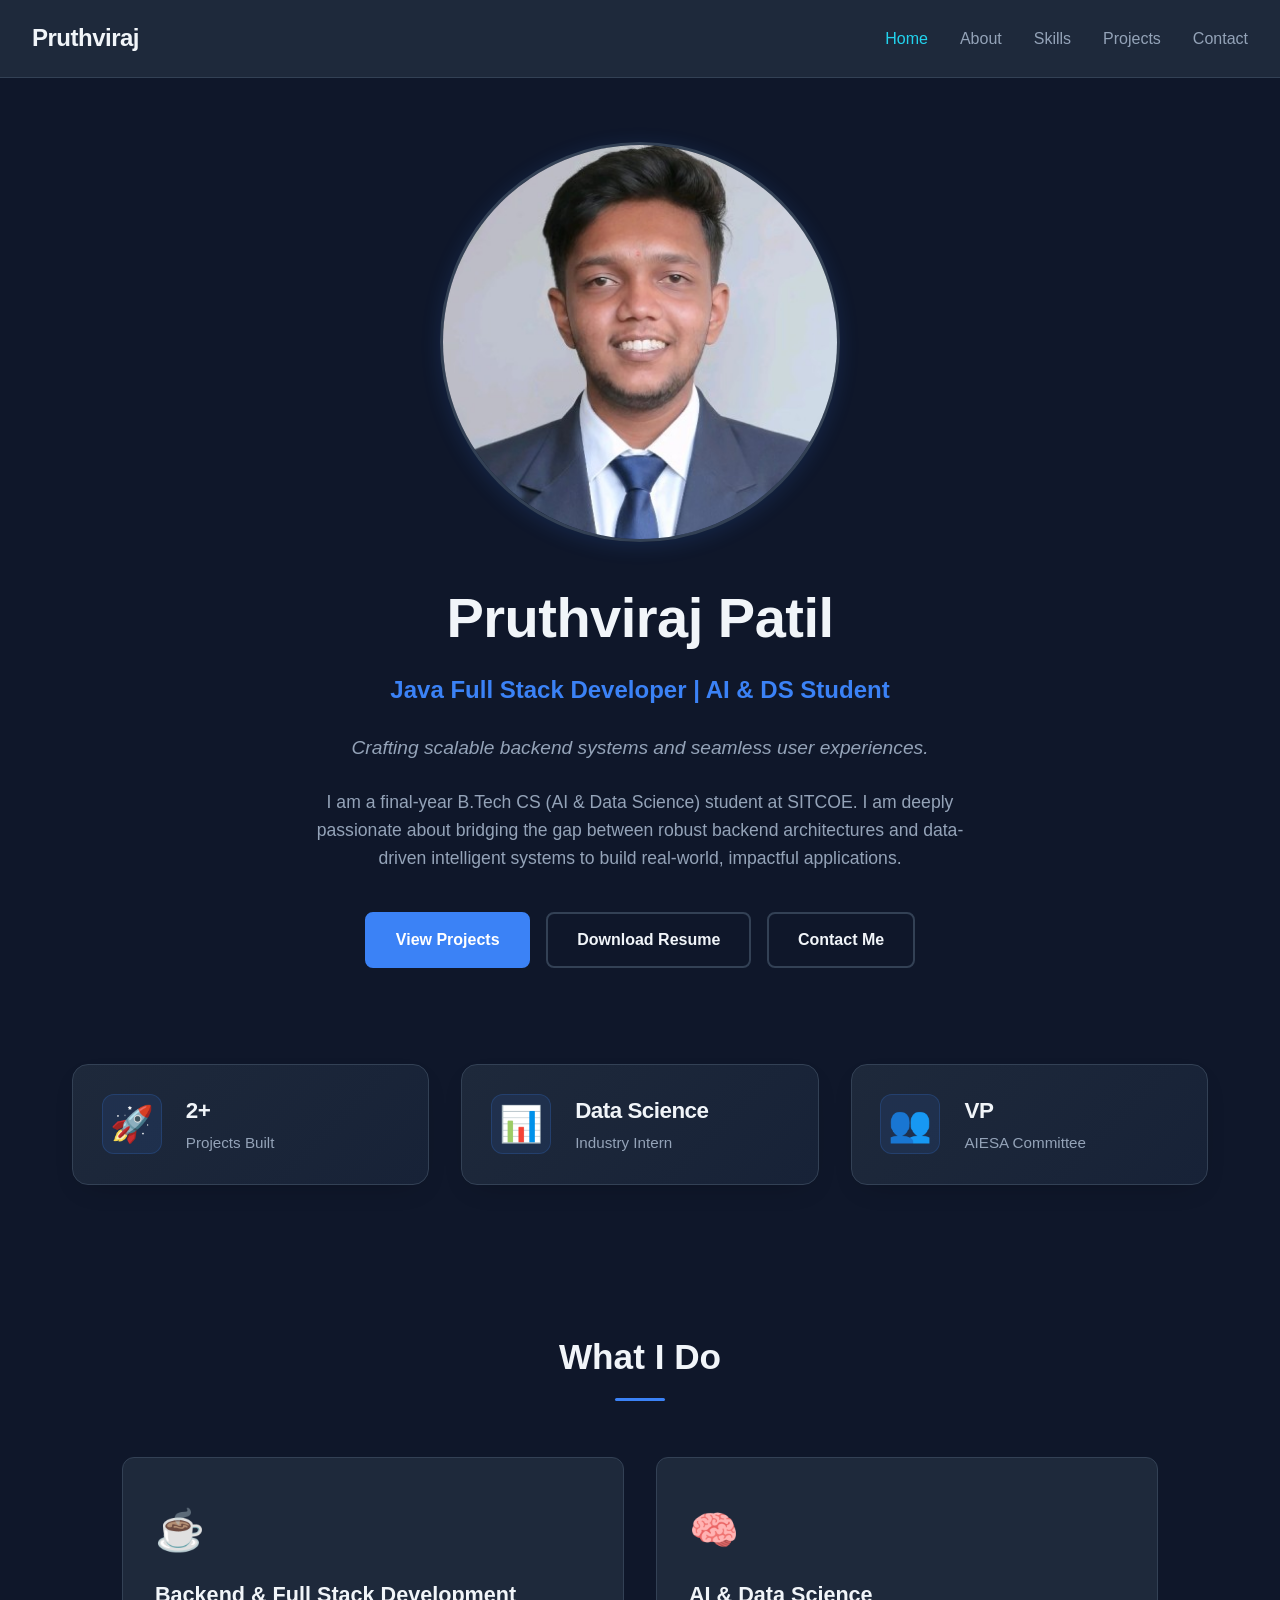
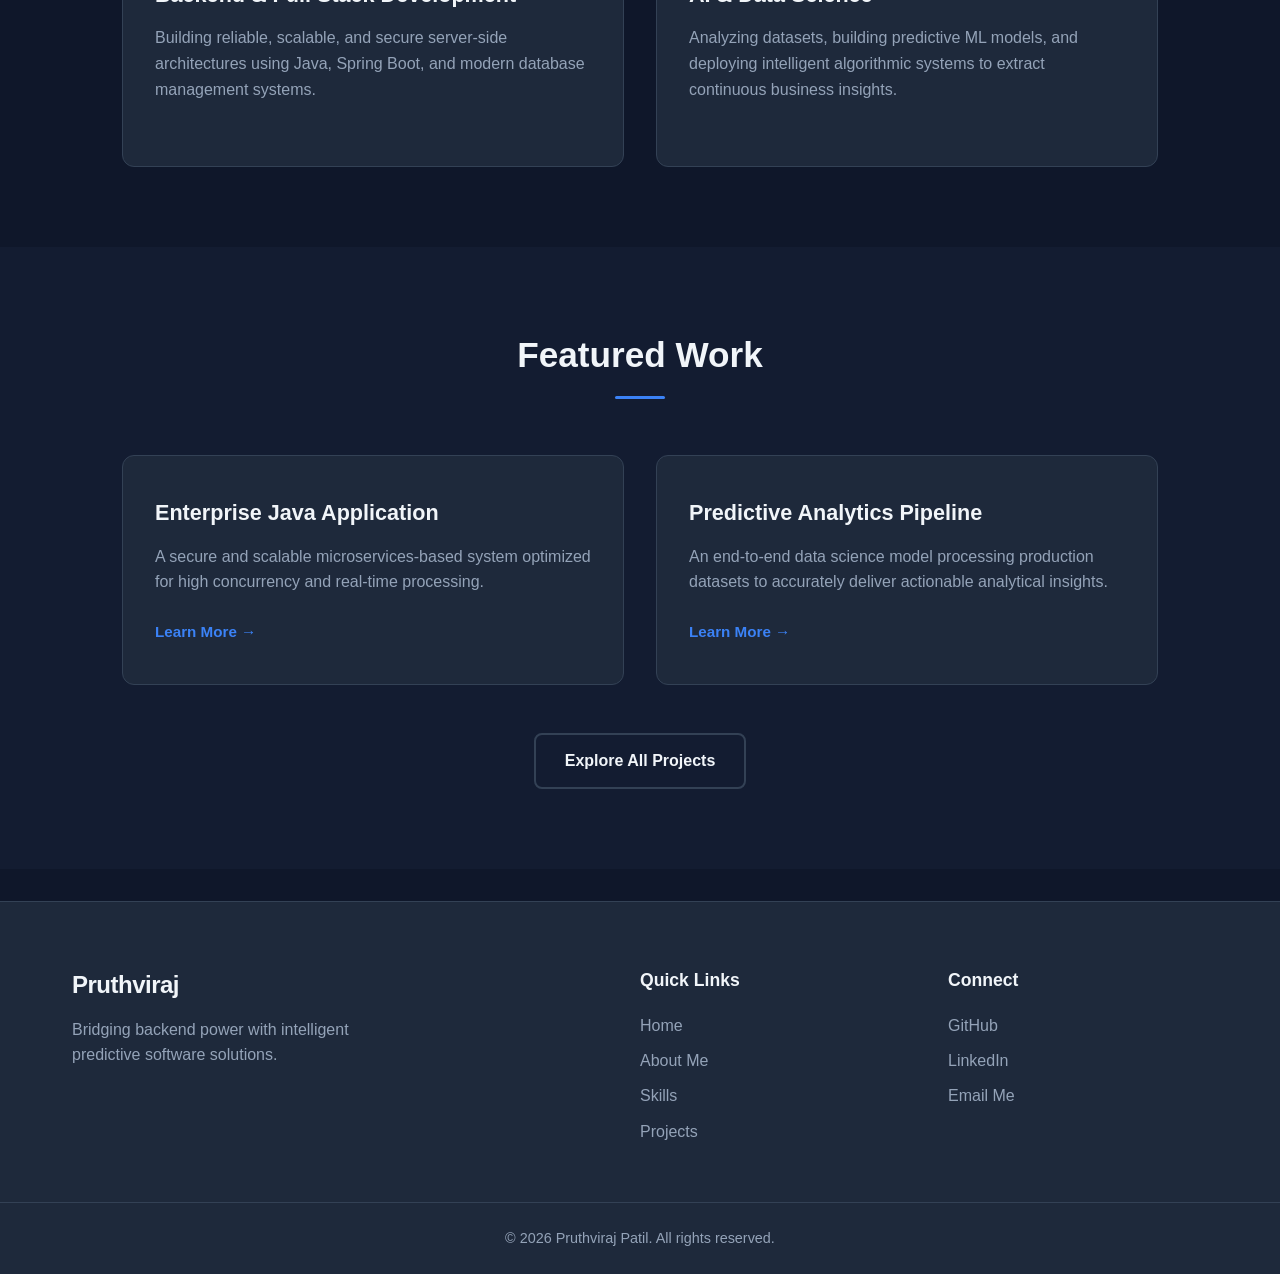
<file: index.html>
<!DOCTYPE html>
<html lang="en">
<head>
    <meta charset="UTF-8">
    <meta name="viewport" content="width=device-width, initial-scale=1.0">
    <title>HOME|Pruthviraj Patil</title>
    
    <link rel="stylesheet" href="css\home.css">
</head>
<body>

    <header>
        <nav class="navbar">
            <div class="logo">Pruthviraj</div>
            <ul class="nav-links">
                <li><a href="index.html" class="active">Home</a></li>
                <li><a href="about.html">About</a></li>
                <li><a href="skills.html">Skills</a></li>
                <li><a href="projects.html">Projects</a></li>
                <li><a href="contact.html">Contact</a></li>
            </ul>
        </nav>
    </header>

    <section class="container hero-container">
        <div class="Hero-Section">
            <img src="images/photo.jpg" alt="Pruthviraj Patil" class="profile-img">
            <h1>Pruthviraj Patil</h1>
            <h2>Java Full Stack Developer | AI & DS Student</h2>
            <p class="tagline">Crafting scalable backend systems and seamless user experiences.</p>
            <p class="intro">I am a final-year B.Tech CS (AI & Data Science) student at SITCOE. 
                I am deeply passionate about bridging the gap between robust backend architectures 
                and data-driven intelligent systems to build real-world, impactful applications.
            </p>
            <div class="cta-container">
                <a href="projects.html" class="btn btn-primary">View Projects</a>
                <a href="assets/PruthviPatilResume.pdf" download class="btn btn-secondary">Download Resume</a>
                <a href="contact.html" class="btn btn-secondary">Contact Me</a>
            </div>
        </div>
    </section>

    <section class="metrics-section">
        <div class="metrics-container">
            <div class="metric-card">
                <div class="metric-icon">🚀</div>
                <div class="metric-info">
                    <span class="metric-number">2+</span>
                    <span class="metric-label">Projects Built</span>
                    
                </div>
            </div>
            <div class="metric-card">
                <div class="metric-icon">📊</div>
                <div class="metric-info">
                    <span class="metric-number">Data Science</span>
                    <span class="metric-label">Industry Intern</span>
                </div>
            </div>
            <div class="metric-card">
                <div class="metric-icon">👥</div>
                <div class="metric-info">
                    <span class="metric-number">VP</span>
                    <span class="metric-label">AIESA Committee</span>
                </div>
            </div>
        </div>
    </section>

    <section class="site-section">
        <div class="section-container">
            <h2 class="section-title">What I Do</h2>
            <div class="services-grid">
                <div class="service-card">
                    <div class="service-icon">☕</div>
                    <h3>Backend & Full Stack Development</h3>
                    <p>Building reliable, scalable, and secure server-side architectures using Java, Spring Boot, and modern database management systems.</p>
                </div>
                <div class="service-card">
                    <div class="service-icon">🧠</div>
                    <h3>AI & Data Science</h3>
                    <p>Analyzing datasets, building predictive ML models, and deploying intelligent algorithmic systems to extract continuous business insights.</p>
                </div>
            </div>
        </div>
    </section>

    <section class="site-section alternate-bg">
        <div class="section-container">
            <h2 class="section-title">Featured Work</h2>
            <div class="featured-grid">
                <div class="featured-card">
                    <h3>Enterprise Java Application</h3>
                    <p>A secure and scalable microservices-based system optimized for high concurrency and real-time processing.</p>
                    <a href="projects.html" class="text-link">Learn More &rarr;</a>
                </div>
                <div class="featured-card">
                    <h3>Predictive Analytics Pipeline</h3>
                    <p>An end-to-end data science model processing production datasets to accurately deliver actionable analytical insights.</p>
                    <a href="projects.html" class="text-link">Learn More &rarr;</a>
                </div>
            </div>
            <div style="text-align: center; margin-top: 3rem;">
                <a href="projects.html" class="btn btn-secondary">Explore All Projects</a>
            </div>
        </div>
    </section>

    <footer>
        <div class="footer-top-container">
            <div class="footer-brand">
                <div class="logo">Pruthviraj</div>
                <p>Bridging backend power with intelligent predictive software solutions.</p>
            </div>
            <div class="footer-links-group">
                <h4>Quick Links</h4>
                <ul>
                    <li><a href="index.html">Home</a></li>
                    <li><a href="about.html">About Me</a></li>
                    <li><a href="skills.html">Skills</a></li>
                    <li><a href="projects.html">Projects</a></li>
                </ul>
            </div>
            <div class="footer-links-group">
                <h4>Connect</h4>
                <ul>
                    <li><a href="https://github.com/pruthviraj1709" target="_blank">GitHub</a></li>
                    <li><a href="https://linkedin.com/in/pruthvirajkpatil" target="_blank">LinkedIn</a></li>
                    <li><a href="mailto:pruthvipatil915@gmail.com">Email Me</a></li>
                </ul>
            </div>
        </div>
        <div class="footer-bottom">
            <div class="footer-container">
                <p>&copy; 2026 Pruthviraj Patil. All rights reserved.</p>
            </div>
        </div>
    </footer>

</body>
</html>
</file>
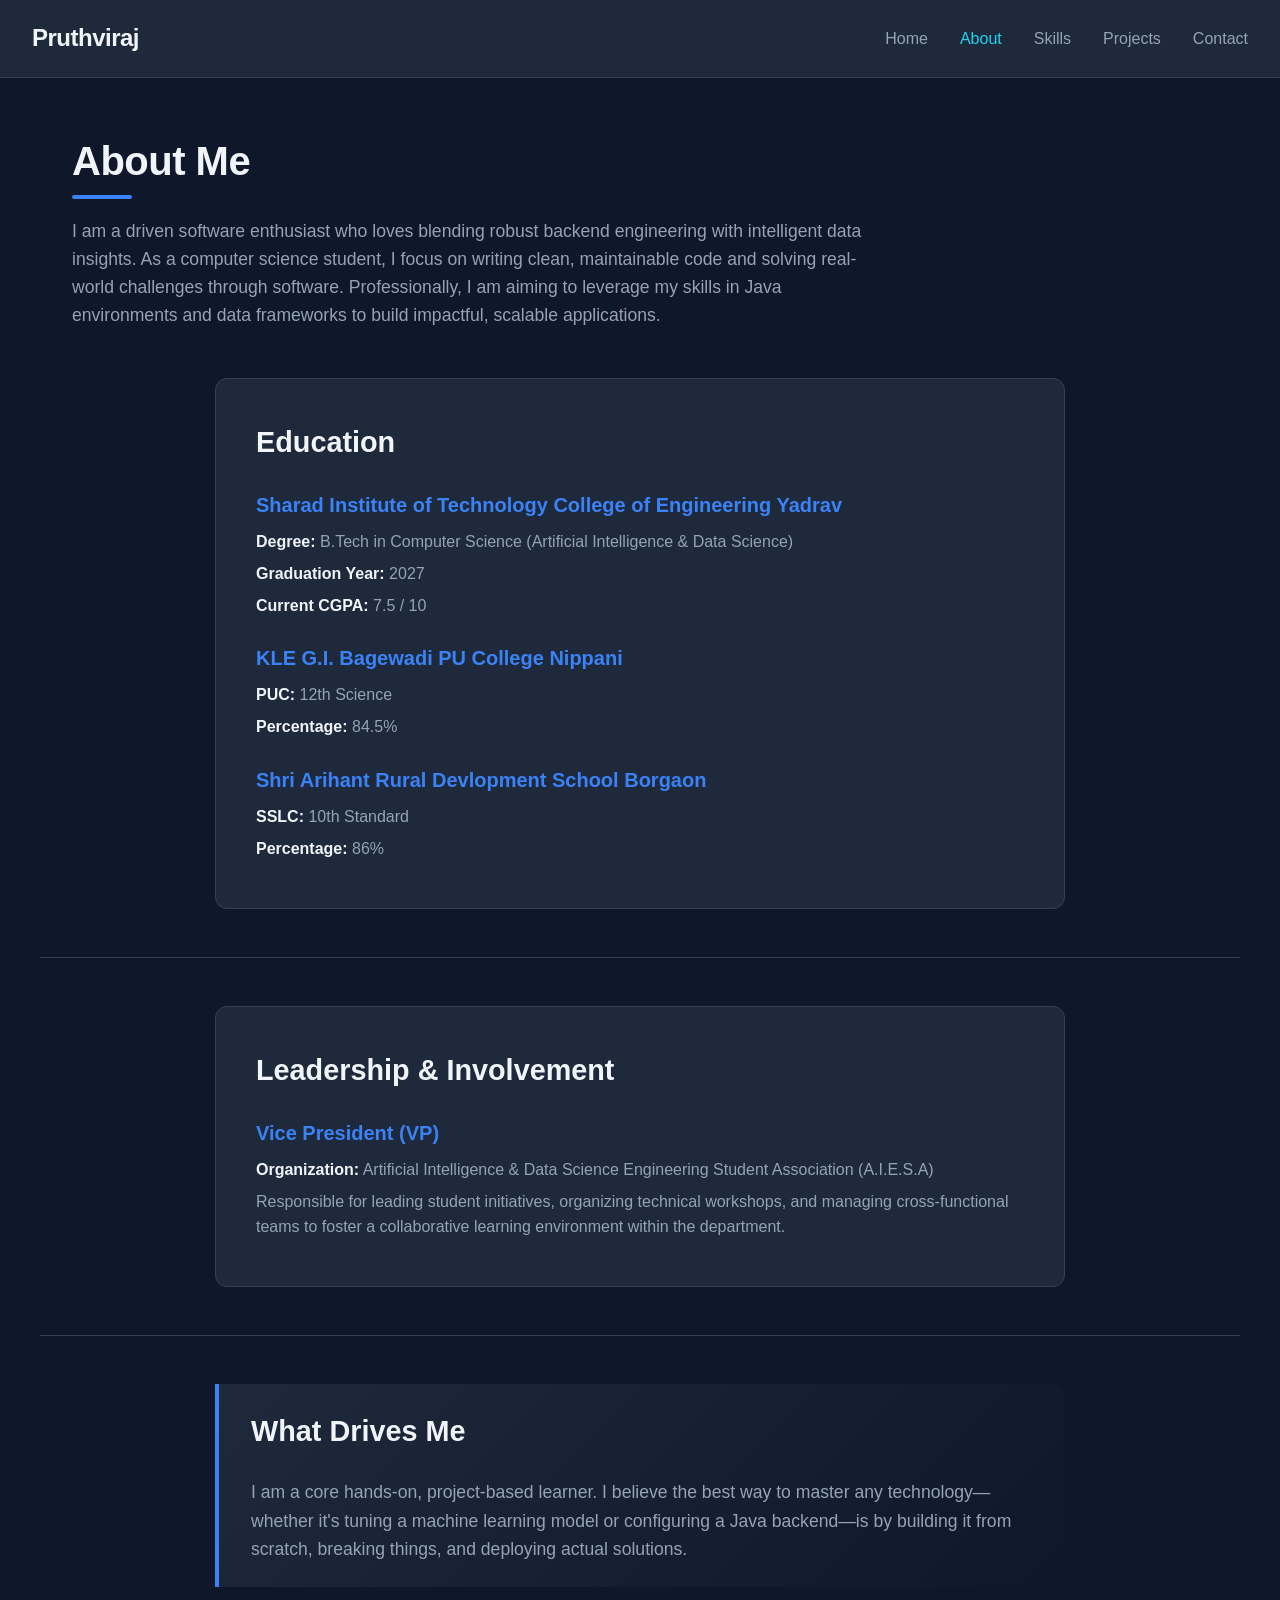
<file: about.html>
<!DOCTYPE html>
<html lang="en">
<head>
    <meta charset="UTF-8">
    <meta name="viewport" content="width=device-width, initial-scale=1.0">
    <title>About Me</title>
    <link rel="stylesheet" href="css\about.css">
    <link rel="stylesheet" href="css\home.css">
</head>
<body>
    <header>
    <nav class="navbar">
        <div class="logo">Pruthviraj</div>
        <ul class="nav-links">
            <li><a href="index.html">Home</a></li>
            <li><a href="about.html" class="active">About</a></li>
            <li><a href="skills.html">Skills</a></li>
            <li><a href="projects.html">Projects</a></li>
            <li><a href="contact.html">Contact</a></li>
        </ul>
    </nav>
</header>
<br>
<br>
    <section id="about">
        <h1>About Me</h1>
        <p>
            I am a driven software enthusiast who loves blending robust backend engineering with intelligent data insights. 
            As a computer science student, I focus on writing clean, maintainable code and solving real-world challenges through software. 
            Professionally, I am aiming to leverage my skills in Java environments and data frameworks to build impactful, scalable applications.
        </p>
    </section>
    <section id="education">
        <h2>Education</h2>
        <h3>Sharad Institute of Technology College of Engineering Yadrav</h3>
        <p><strong>Degree:</strong> B.Tech in Computer Science (Artificial Intelligence & Data Science)</p>
        <p><strong>Graduation Year:</strong> 2027</p>
        <p><strong>Current CGPA:</strong> 7.5 / 10</p>

        <h3>KLE G.I. Bagewadi PU College Nippani</h3>
        <p><strong>PUC:</strong>  12th Science</p>
        <p><strong>Percentage:</strong> 84.5%</p>

        <h3>Shri Arihant Rural Devlopment School Borgaon</h3>
        <p><strong>SSLC:</strong> 10th Standard</p>
        <p><strong>Percentage:</strong> 86%</p>
    </section>

    <hr>
    
    <section id="leadership">
        <h2>Leadership & Involvement</h2>
        <h3>Vice President (VP)</h3>
        <p><strong>Organization:</strong> Artificial Intelligence & Data Science Engineering Student Association (A.I.E.S.A)</p>
        <p>
            Responsible for leading student initiatives, organizing technical workshops, and managing cross-functional teams to foster a collaborative learning environment within the department.
        </p>
    </section>

    <hr>

    <section id="motivation">
        <h2>What Drives Me</h2>
        <p>
            I am a core hands-on, project-based learner. I believe the best way to master any technology—whether it's tuning a machine learning model or configuring a Java backend—is by building it from scratch, breaking things, and deploying actual solutions.
        </p>
    </section>

    
</body>
</html>
</file>
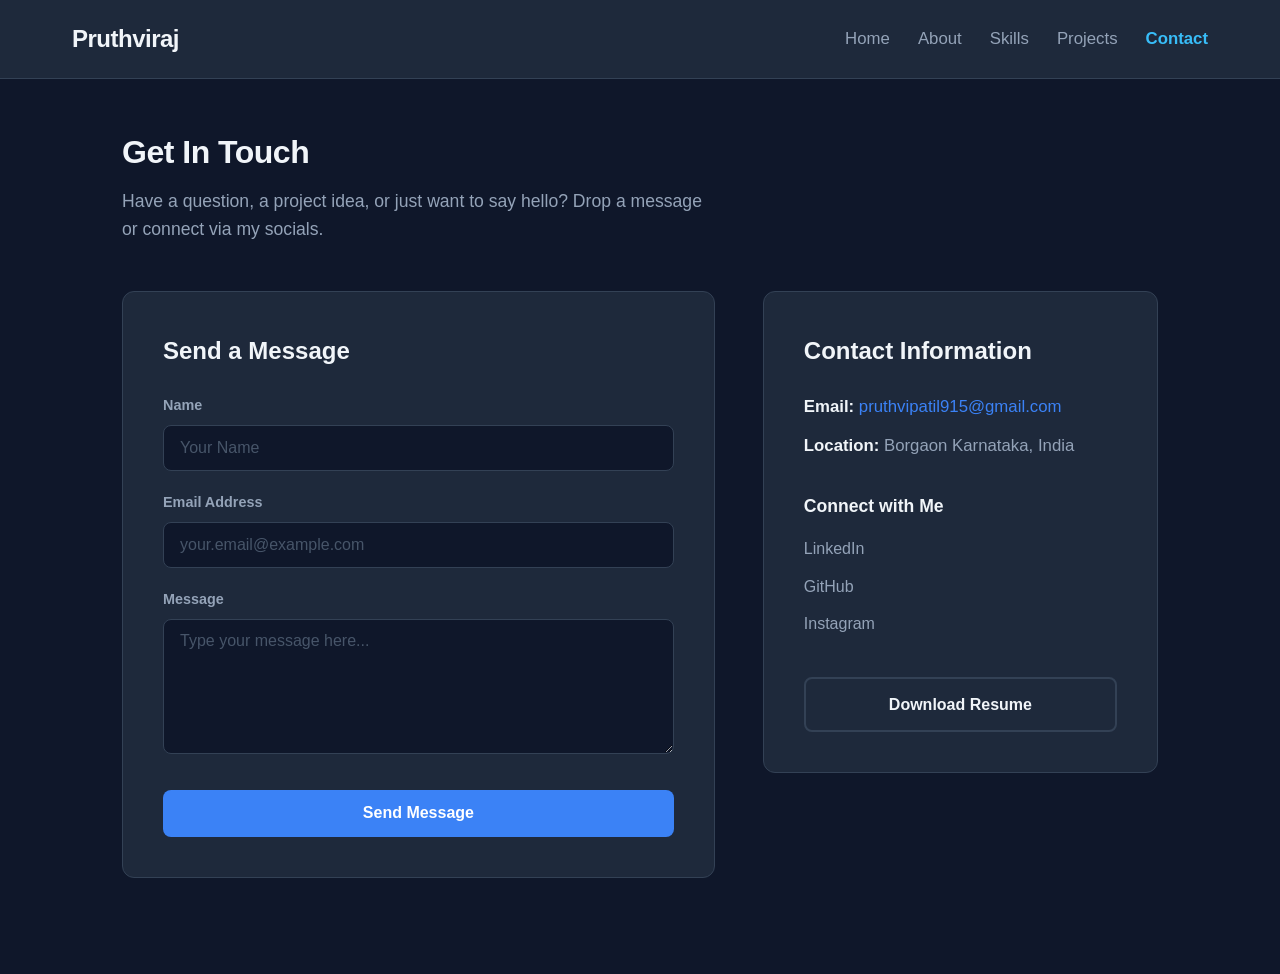
<file: contact.html>
<!DOCTYPE html>
<html lang="en">
<head>
    <meta charset="UTF-8">
    <meta name="viewport" content="width=device-width, initial-scale=1.0">
    <title>Contact Me</title>
    <link rel="stylesheet" href="css\contact.css">
    <link rel="stylesheet" href="css\home.css">
</head>
<body>
    <header class="global-navbar">
    <div class="navbar-container">
        <div class="navbar-brand">Pruthviraj</div>
        <nav class="navbar-links">
            <a href="index.html" class="nav-item">Home</a>
            <a href="about.html" class="nav-item">About</a>
            <a href="skills.html" class="nav-item">Skills</a>
            <a href="projects.html" class="nav-item">Projects</a>
            <a href="contact.html" class="nav-item active">Contact</a> </nav>
    </div>
</header>

    <main id="contact-container">
        <h1 class="page-title">Get In Touch</h1>
        <p class="page-description">Have a question, a project idea, or just want to say hello? Drop a message or connect via my socials.</p>

        <div class="contact-wrapper">
            
            <section class="contact-form-section">
                <h2>Send a Message</h2>
                <form id="contact-form" action="#" method="POST">
                    <div class="form-group">
                        <label for="name">Name</label>
                        <input type="text" id="name" name="name" placeholder="Your Name" required>
                    </div>

                    <div class="form-group">
                        <label for="email">Email Address</label>
                        <input type="email" id="email" name="email" placeholder="your.email@example.com" required>
                    </div>

                    <div class="form-group">
                        <label for="message">Message</label>
                        <textarea id="message" name="message" rows="6" placeholder="Type your message here..." required></textarea>
                    </div>

                    <button type="submit" class="submit-btn">Send Message</button>
                </form>
            </section>

            <section class="contact-info-section">
                <h2>Contact Information</h2>
                
                <div class="info-details">
                    <p class="info-item">
                        <strong>Email:</strong> 
                        <a href="mailto:pruthvipatil915@gmail.com">pruthvipatil915@gmail.com</a>
                        
                    </p>
                    <p class="info-item">
                        <strong>Location:</strong> Borgaon Karnataka, India
                    </p>
                </div>

                <div class="social-links-container">
                    <h3>Connect with Me</h3>
                    <ul class="social-links-list">
                        <li>
                            <a href="https://linkedin.com/in/pruthvirajkpatil" target="_blank" rel="noopener noreferrer" class="social-link">LinkedIn</a>
                        </li>
                        <li>
                            <a href="https://github.com/pruthviraj1709" target="_blank" rel="noopener noreferrer" class="social-link">GitHub</a>
                        </li>
                        <li>
                            <a href="https://instagram.com/pruthvi_1709" target="_blank" rel="noopener noreferrer" class="social-link">Instagram</a>
                        </li>
                    </ul>
                </div>

                <div class="resume-download-container">
                    <a href="assets/PruthviPatilResume.pdf" download class="btn btn-secondary">Download Resume</a>
                </div>
            </section>

        </div>
    </main>

</body>
</html>
</file>
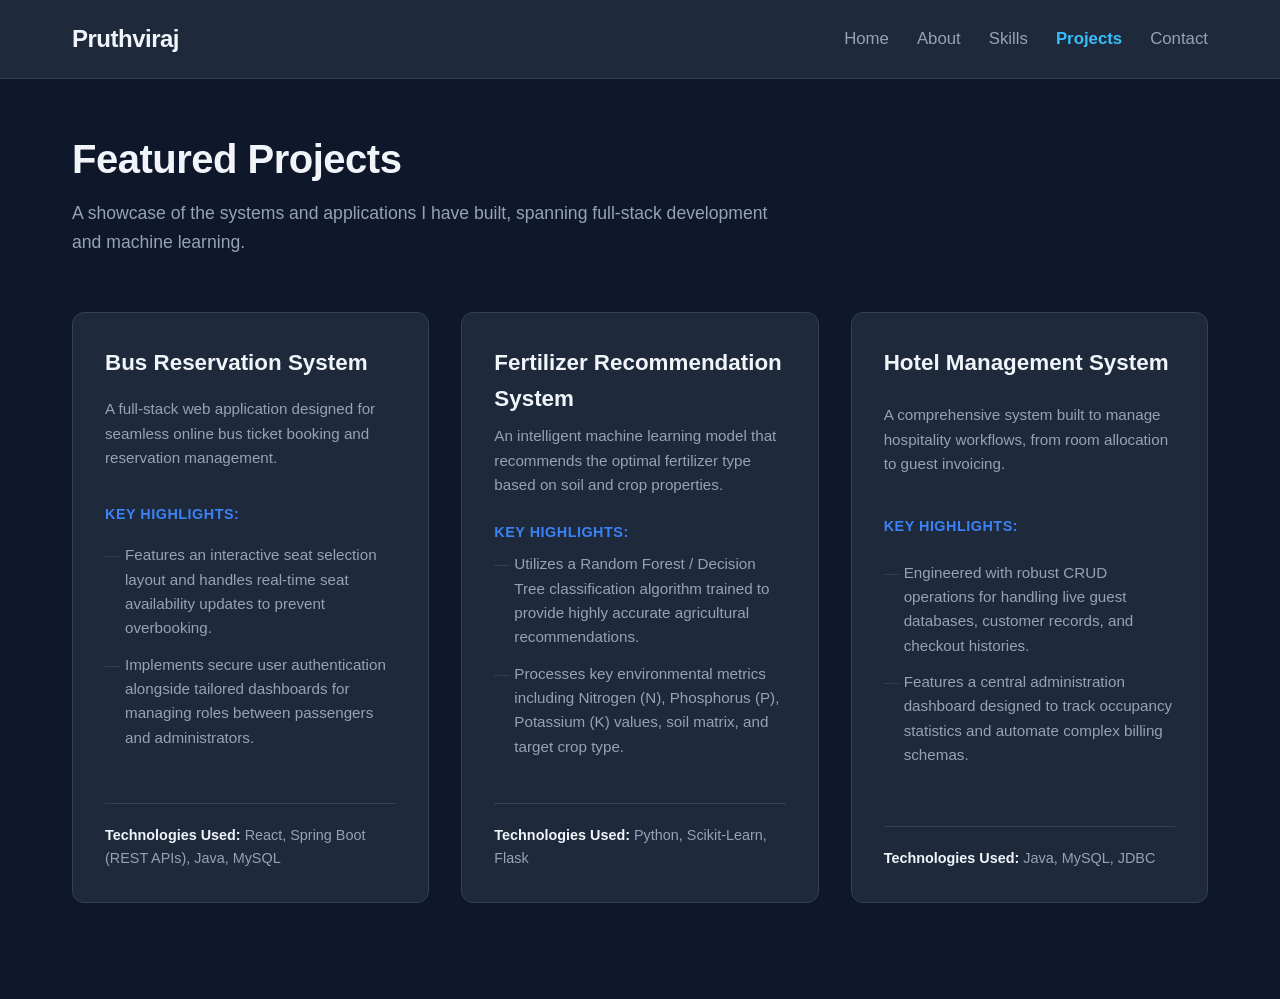
<file: projects.html>
<!DOCTYPE html>
<html lang="en">
<head>
    <meta charset="UTF-8">
    <meta name="viewport" content="width=device-width, initial-scale=1.0">
    <title>My Projects</title>
    <link rel="stylesheet" href="css\projects.css">
    <link rel="stylesheet" href="css\home.css">
</head>
<body>
    <header class="global-navbar">
    <div class="navbar-container">
        <div class="navbar-brand">Pruthviraj</div>
        <nav class="navbar-links">
            <a href="index.html" class="nav-item">Home</a>
            <a href="about.html" class="nav-item">About</a>
            <a href="skills.html" class="nav-item">Skills</a>
            <a href="projects.html" class="nav-item active">Projects</a> <a href="contact.html" class="nav-item">Contact</a>
        </nav>
    </div>
</header>

    <main id="projects-container">
        <h1 class="page-title">Featured Projects</h1>
        <p class="page-description">A showcase of the systems and applications I have built, spanning full-stack development and machine learning.</p>

        <div class="projects-grid">
            
            <article class="project-card" id="project-bus-reservation">
                <h2 class="project-title">Bus Reservation System</h2>
                <p class="project-tagline">A full-stack web application designed for seamless online bus ticket booking and reservation management.</p>
                
                <h3 class="section-subtitle">Key Highlights:</h3>
                <ul class="project-highlights">
                    <li>Features an interactive seat selection layout and handles real-time seat availability updates to prevent overbooking.</li>
                    <li>Implements secure user authentication alongside tailored dashboards for managing roles between passengers and administrators.</li>
                </ul>

                <div class="project-tech-stack">
                    <strong>Technologies Used:</strong> React, Spring Boot (REST APIs), Java, MySQL
                </div>
            </article>

            <article class="project-card" id="project-fertilizer-recommendation">
                <h2 class="project-title">Fertilizer Recommendation System</h2>
                <p class="project-tagline">An intelligent machine learning model that recommends the optimal fertilizer type based on soil and crop properties.</p>
                
                <h3 class="section-subtitle">Key Highlights:</h3>
                <ul class="project-highlights">
                    <li>Utilizes a Random Forest / Decision Tree classification algorithm trained to provide highly accurate agricultural recommendations.</li>
                    <li>Processes key environmental metrics including Nitrogen (N), Phosphorus (P), Potassium (K) values, soil matrix, and target crop type.</li>
                </ul>

                <div class="project-tech-stack">
                    <strong>Technologies Used:</strong> Python, Scikit-Learn, Flask
                </div>
            </article>

            <article class="project-card" id="project-hotel-management">
                <h2 class="project-title">Hotel Management System</h2>
                <p class="project-tagline">A comprehensive system built to manage hospitality workflows, from room allocation to guest invoicing.</p>
                
                <h3 class="section-subtitle">Key Highlights:</h3>
                <ul class="project-highlights">
                    <li>Engineered with robust CRUD operations for handling live guest databases, customer records, and checkout histories.</li>
                    <li>Features a central administration dashboard designed to track occupancy statistics and automate complex billing schemas.</li>
                </ul>

                <div class="project-tech-stack">
                    <strong>Technologies Used:</strong> Java, MySQL, JDBC
                </div>
            </article>

        </div>
    </main>

</body>
</html>
</file>
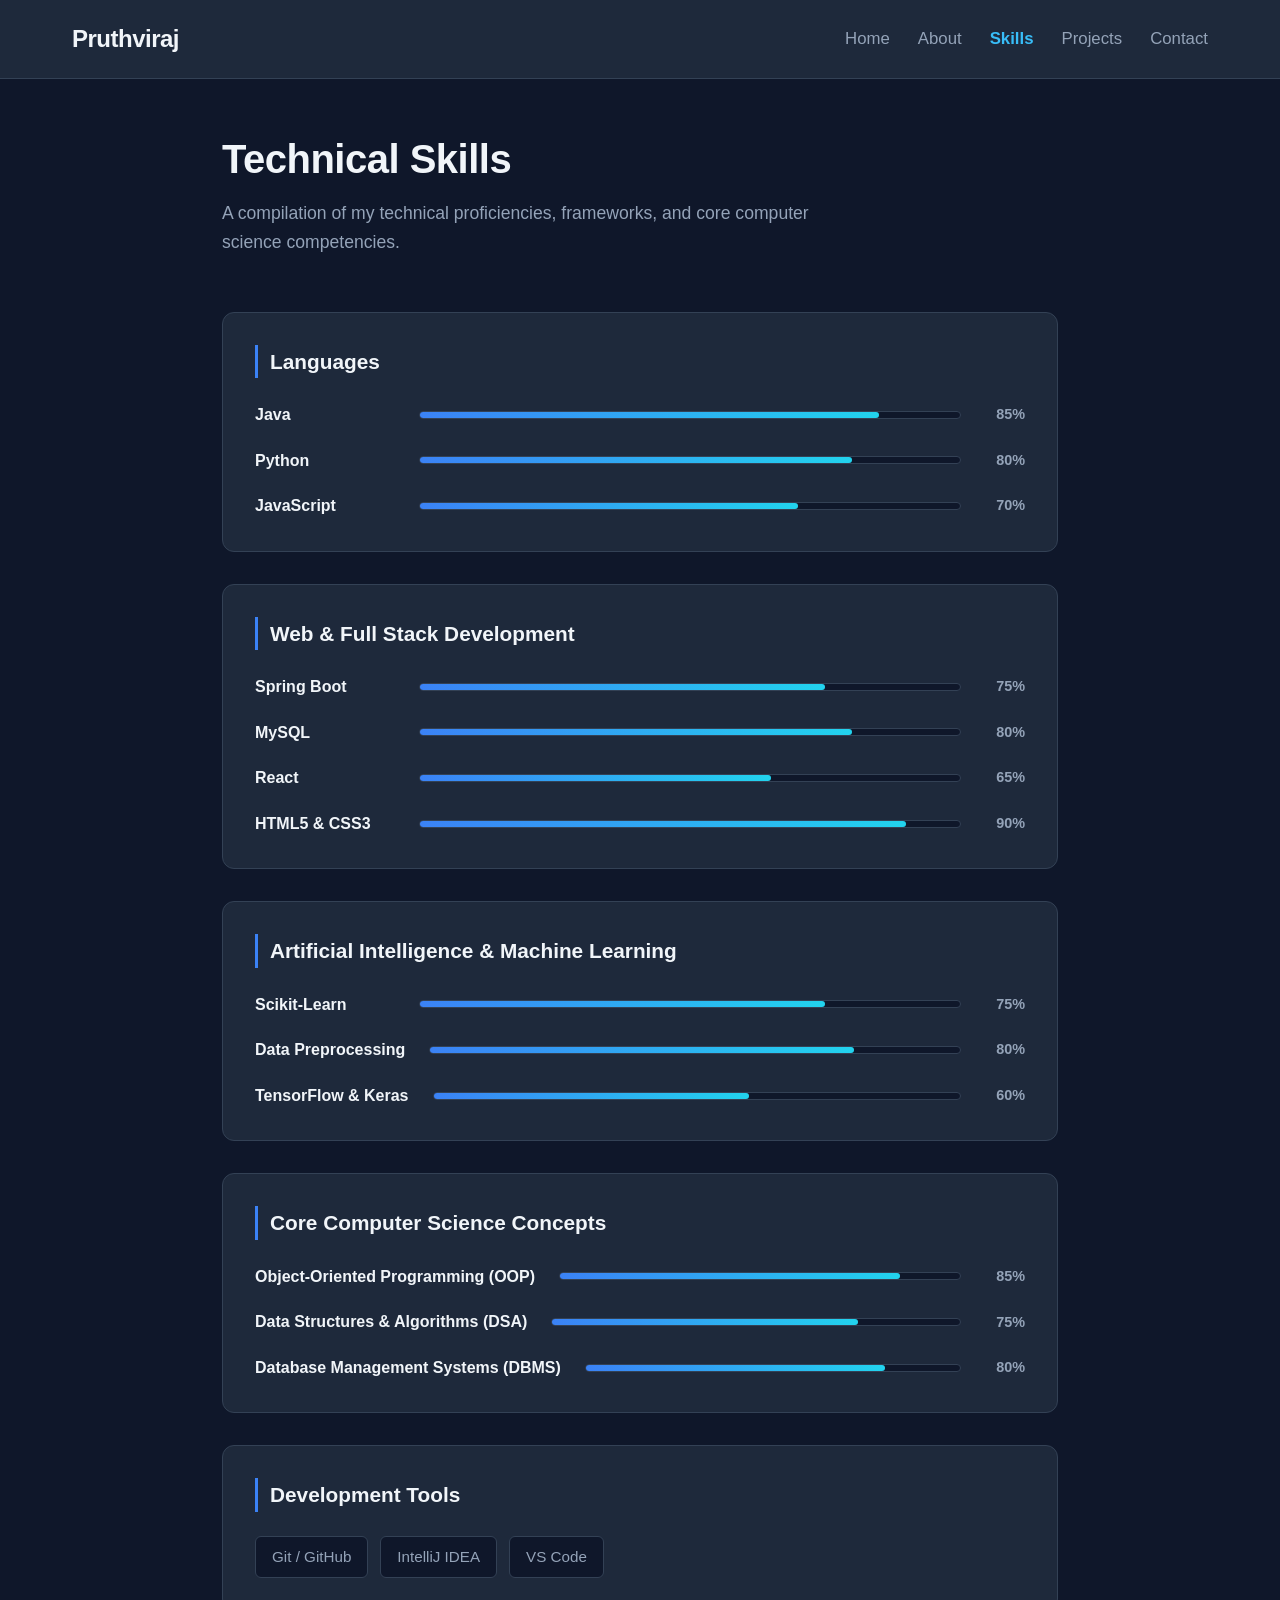
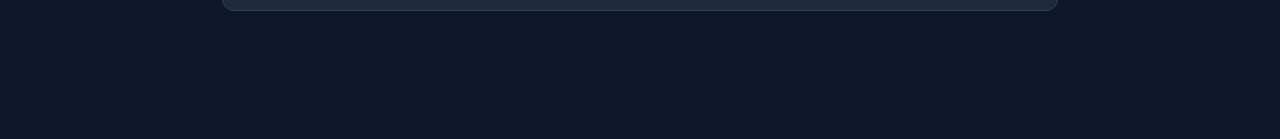
<file: skills.html>
<!DOCTYPE html>
<html lang="en">
<head>
    <meta charset="UTF-8">
    <meta name="viewport" content="width=device-width, initial-scale=1.0">
    <title>My Skills</title>
    <link rel="stylesheet" href="css\skills.css">
    <link rel="stylesheet" href="css\home.css">
</head>
<body>
    <header class="global-navbar">
    <div class="navbar-container">
        <div class="navbar-brand">Pruthviraj</div>
        <nav class="navbar-links">
            <a href="index.html" class="nav-item">Home</a>
            <a href="about.html" class="nav-item">About</a>
            <a href="skills.html" class="nav-item active">Skills</a> <a href="projects.html" class="nav-item">Projects</a>
            <a href="contact.html" class="nav-item">Contact</a>
        </nav>
    </div>
</header>

    <main id="skills-container">
        <h1 class="page-title">Technical Skills</h1>
        <p class="page-description">A compilation of my technical proficiencies, frameworks, and core computer science competencies.</p>

        <section class="skills-category" id="languages">
            <h2 class="category-title">Languages</h2>
            
            <div class="skill-item">
                <span class="skill-name">Java</span>
                <progress class="skill-progress" max="100" value="85"></progress>
                <span class="skill-percentage">85%</span>
            </div>

            <div class="skill-item">
                <span class="skill-name">Python</span>
                <progress class="skill-progress" max="100" value="80"></progress>
                <span class="skill-percentage">80%</span>
            </div>

            <div class="skill-item">
                <span class="skill-name">JavaScript</span>
                <progress class="skill-progress" max="100" value="70"></progress>
                <span class="skill-percentage">70%</span>
            </div>
        </section>

        <section class="skills-category" id="fullstack">
            <h2 class="category-title">Web &amp; Full Stack Development</h2>

            <div class="skill-item">
                <span class="skill-name">Spring Boot</span>
                <progress class="skill-progress" max="100" value="75"></progress>
                <span class="skill-percentage">75%</span>
            </div>

            <div class="skill-item">
                <span class="skill-name">MySQL</span>
                <progress class="skill-progress" max="100" value="80"></progress>
                <span class="skill-percentage">80%</span>
            </div>

            <div class="skill-item">
                <span class="skill-name">React</span>
                <progress class="skill-progress" max="100" value="65"></progress>
                <span class="skill-percentage">65%</span>
            </div>

            <div class="skill-item">
                <span class="skill-name">HTML5 &amp; CSS3</span>
                <progress class="skill-progress" max="100" value="90"></progress>
                <span class="skill-percentage">90%</span>
            </div>
        </section>

        <section class="skills-category" id="aiml">
            <h2 class="category-title">Artificial Intelligence &amp; Machine Learning</h2>

            <div class="skill-item">
                <span class="skill-name">Scikit-Learn</span>
                <progress class="skill-progress" max="100" value="75"></progress>
                <span class="skill-percentage">75%</span>
            </div>

            <div class="skill-item">
                <span class="skill-name">Data Preprocessing</span>
                <progress class="skill-progress" max="100" value="80"></progress>
                <span class="skill-percentage">80%</span>
            </div>

            <div class="skill-item">
                <span class="skill-name">TensorFlow &amp; Keras</span>
                <progress class="skill-progress" max="100" value="60"></progress>
                <span class="skill-percentage">60%</span>
            </div>
        </section>

        <section class="skills-category" id="core-concepts">
            <h2 class="category-title">Core Computer Science Concepts</h2>

            <div class="skill-item">
                <span class="skill-name">Object-Oriented Programming (OOP)</span>
                <progress class="skill-progress" max="100" value="85"></progress>
                <span class="skill-percentage">85%</span>
            </div>

            <div class="skill-item">
                <span class="skill-name">Data Structures &amp; Algorithms (DSA)</span>
                <progress class="skill-progress" max="100" value="75"></progress>
                <span class="skill-percentage">75%</span>
            </div>

            <div class="skill-item">
                <span class="skill-name">Database Management Systems (DBMS)</span>
                <progress class="skill-progress" max="100" value="80"></progress>
                <span class="skill-percentage">80%</span>
            </div>
        </section>

        <section class="skills-category" id="tools">
            <h2 class="category-title">Development Tools</h2>
            <ul class="tools-list">
                <li class="tool-item">Git / GitHub</li>
                <li class="tool-item">IntelliJ IDEA</li>
                <li class="tool-item">VS Code</li>
            </ul>
        </section>

    </main>

</body>
</html>
</file>
